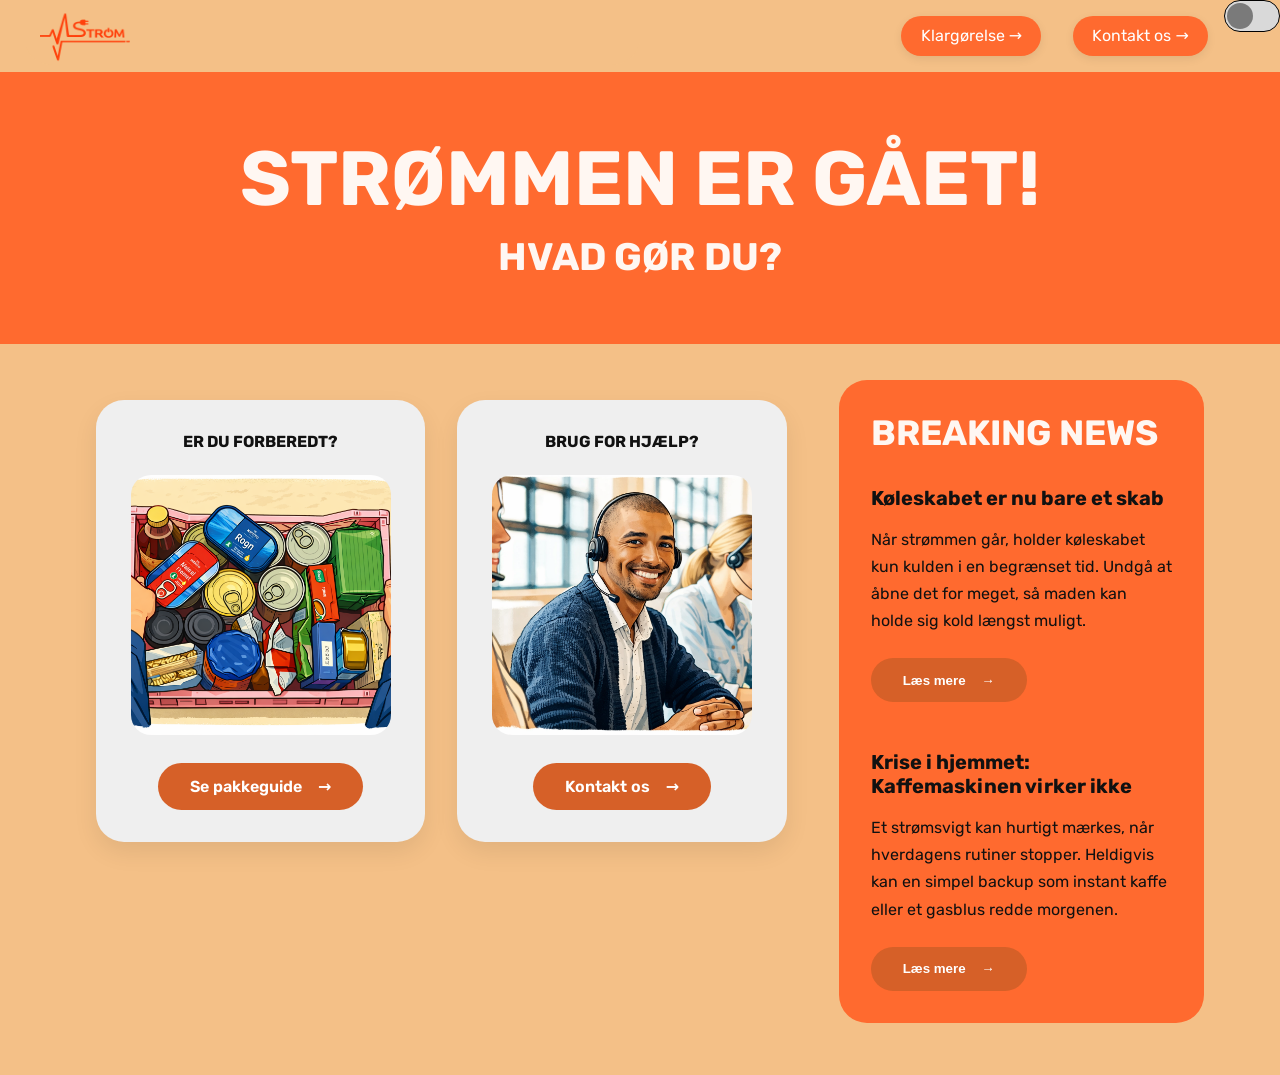
<file: index.html>
<!DOCTYPE html>
<html lang="da">

<head>
  <meta charset="UTF-8">
  <meta name="viewport" content="width=device-width, initial-scale=1.0">
  <link rel="stylesheet" href="css/custom.css">
  <link rel="stylesheet" href="css/fonts.css">
  <link rel="stylesheet" href="css/general.css">
  <link rel="stylesheet" href="css/layout.css">
  <link rel="stylesheet" href="css/burger.css">
  <link rel="stylesheet" href="css/cards.css">
  <link rel="icon" type="image/png" href="img/fav.png">
  <title>Emergency Site</title>
</head>

<body id="frontpage">
  <header>
    <nav>
      <div id="logotype-wrapper" class="logo">
        <a href="index.html">
          <img src="img/Logo.png" alt="Strøm logo">
        </a>
      </div>

      <ul class="menu">
        <li><a class="menuItem" href="infografik.html">Klargørelse</a></li>
        <li><a class="menuItem" href="information.html">Kontakt os</a></li>
      </ul>

      <button class="burger" type="button" aria-label="Åbn menu">
        <span class="line"></span>
        <span class="line"></span>
        <span class="line"></span>
      </button>
    </nav>
    <label>
      <span class="visually-hidden"></span>
      <input id="theme-toggle" type="checkbox">
    </label>
  </header>

  <main>
    <section class="hero">
      <h1>STRØMMEN ER GÅET!</h1>
      <p>HVAD GØR DU?</p>
    </section>

    <section class="frontpage-grid">
      <section class="cards-left">
        <article class="card">
          <h2>ER DU FORBEREDT?</h2>
          <img src="img/prepimages.png" alt="Nødforsyninger i en kasse">
          <a href="infografik.html" class="btn">Se pakkeguide</a>
        </article>

        <article class="card">
          <h2>BRUG FOR HJÆLP?</h2>
          <img src="img/helpimages.png" alt="Personer i kundeservice">
          <a href="information.html" class="btn">Kontakt os</a>
        </article>
      </section>

      <aside class="news-panel">
        <h2>BREAKING NEWS</h2>

        <article class="news-item">
          <h3>Køleskabet er nu bare et skab</h3>
          <p>
            Når strømmen går, holder køleskabet kun kulden i en begrænset tid.
            Undgå at åbne det for meget, så maden kan holde sig kold længst muligt.
          </p>
          <button class="btn open-popup" data-popup="popup1">Læs mere</button>
        </article>

        <article class="news-item">
          <h3>Krise i hjemmet: Kaffemaskinen virker ikke</h3>
          <p>
            Et strømsvigt kan hurtigt mærkes, når hverdagens rutiner stopper.
            Heldigvis kan en simpel backup som instant kaffe eller et gasblus redde morgenen.
          </p>
          <button class="btn open-popup" data-popup="popup2">Læs mere</button>
        </article>
      </aside>
    </section>
  </main>

  <div class="popup hidden" id="popup1">
    <div class="popup-box article-popup">
      <button class="close-popup" aria-label="Luk popup">&times;</button>

      <div class="popup-titlebar">
        <h2>Breaking: Køleskabet er nu bare et skab</h2>
      </div>

      <div class="popup-content">
        <img src="img/popup1.png" alt="Person foran åbent køleskab">

        <div class="popup-intro">
          <p>
            I det øjeblik strømmen forsvinder, sker der noget brutalt: køleskabet mister hele sin personlighed. Det
            går fra at være hjemmets kolde helt til bare at være et skab med en dyr fortid. Og selvom det kan føles
            fristende at åbne lågen hvert andet minut for at “tjekke situationen”, gør du det kun værre. Kulden
            forsvinder, maden får det sværere, og du ender i en meget personlig konflikt med en halvvarm yoghurt.
          </p>
        </div>

        <div class="popup-columns">
          <section>
            <h3>Det Store Lågeproblem</h3>
            <p>
              Det største problem under en strømafbrydelse er ikke nødvendigvis selve strømmen. Det er dig, der står og
              åbner køleskabet konstant. Hver gang døren åbnes, slipper kulden ud, og temperaturen stiger. Så lad være
              med at lave sightseeing i pålægsskuffen. Du finder ikke nye svar derinde.
            </p>
          </section>

          <section>
            <h3>Maden Begynder at Forhandle</h3>
            <p>
              Når kulden forsvinder, begynder nogle madvarer hurtigt at opføre sig mistænkeligt. Mælk, rester, kød og
              pålæg er ikke typerne, der holder hovedet koldt under pres. De mere robuste varer kan klare sig lidt
              længere, men det er stadig ikke nu, du skal begynde at stole blindt på lugte, du “tror er okay”.
            </p>
          </section>

          <section>
            <h3>Fryseren er en Kriger</h3>
            <p>
              Fryseren klarer sig som regel bedre end køleskabet, især hvis den er godt fyldt. Den holder på kulden
              længere og kæmper en stille, heroisk kamp for dine pomfritter og frostpizzaer. Men også her gælder reglen:
              lad døren være. Det her er ikke tidspunktet til at føre tilsyn med dine ærter.
            </p>
          </section>

          <section>
            <h3>Nødevakuering af Ost og Pålæg</h3>
            <p>
              Hvis strømmen er væk længe, kan du samle de vigtigste varer i en køletaske med fryseelementer. Det er i
              bund og grund en VIP-redningsaktion for de mest sarte madvarer. Ikke alt kan reddes, men nogle ting
              fortjener i det mindste et forsøg.
            </p>
          </section>

          <section>
            <h3>Når Strømmen Kommer Tilbage</h3>
            <p>
              Når strømmen endelig vender tilbage, betyder det ikke automatisk, at alt i køleskabet stadig er din ven.
              Tjek maden. Brug øjne, næse og sund fornuft. Hvis noget lugter forkert, ser trist ud eller føles som en
              dårlig beslutning, så er det sandsynligvis præcis det. En skive skinke er ikke værd at sætte hele
              fordøjelsessystemet på spil for.
            </p>
          </section>

          <section>
            <h3>Konklusion</h3>
            <p>
              Et køleskab uden strøm er bare et skab med kolde minder. Den bedste strategi er enkel: hold døren lukket,
              tænk praktisk, og accepter at ikke alle madvarer overlever krisen. Nogle helte redder familien. Andre
              redder bare smørret. Begge dele tæller.
            </p>
          </section>
        </div>
      </div>
    </div>
  </div>

  <div class="popup hidden" id="popup2">
    <div class="popup-box article-popup">
      <button class="close-popup" aria-label="Luk popup">&times;</button>

      <div class="popup-titlebar">
        <h2>Krise i hjemmet: Kaffemaskinen virker ikke</h2>
      </div>

      <div class="popup-content">
        <img src="img/popup2.png" alt="Person foran kaffemaskine">

        <div class="popup-intro">
          <p>
            Der findes små problemer i livet, og så findes der morgener uden kaffe. Når strømmen går, finder mange
            hurtigt ud af, hvor stor en del af deres identitet der åbenbart kører på elektricitet og koffein. Pludselig
            står kaffemaskinen bare der som en tavs fornærmelse, og hele køkkenet føles som et sted, man ikke længere
            kan stole på.
          </p>
        </div>

        <div class="popup-columns">
          <section>
            <h3>Benægtelse-fasen</h3>
            <p>
              Det første, mange gør, er naturligvis at trykke på knappen igen. Og igen. Og måske lidt hårdere. Som om
              kaffemaskinen pludselig får dårlig samvittighed og går i gang af ren skyldfølelse. Det gør den ikke. Den
              er død, Jim. I hvert fald indtil strømmen kommer tilbage.
            </p>
          </section>

          <section>
            <h3>Morgenen Falder Fra Hinanden</h3>
            <p>
              Det er sjældent kun kaffen, der ryger. Elkedel, toaster, mikroovn og alt det andet, der normalt holder
              sammen på voksenlivet, giver også op samtidig. Det er her, man opdager, hvor tyndt civilisationens lag
              egentlig er. Ét strømudfald, og pludselig står man og glor på en bagel uden retning i livet.
            </p>
          </section>

          <section>
            <h3>Instant Kaffe Får Sin Hævn</h3>
            <p>
              Det er nu, folk med instant kaffe begynder at ligne genier. Det, der normalt bliver set ned på som en
              trist nødløsning, bliver under en strømafbrydelse til flydende overlevelse. Har du også et gasblus, en
              termokande eller en anden måde at varme vand på, er du allerede længere fremme end resten af kvarteret.
            </p>
          </section>

          <section>
            <h3>Koffein og Konfliktniveau</h3>
            <p>
              Manglen på kaffe er ikke bare et praktisk problem. Det er et socialt problem. Uden koffein stiger risikoen
              markant for unødigt hårde svar, dramatisk sukkertrang og konflikter med køkkenskuffer, der egentlig ikke
              har gjort noget galt. En simpel backup-plan kan derfor være forskellen mellem rolig krisehåndtering og
              fuld intern nedsmeltning klokken 07:12.
            </p>
          </section>

          <section>
            <h3>Lav en Plan, Før Du Bliver Ubehagelig</h3>
            <p>
              Det smarteste er at tænke over det på forhånd. Hav noget, der kan drikkes uden strøm. Hav noget mad, der
              ikke skal varmes. Hav lys. Hav en opladet powerbank. Og vigtigst: hav en løsning, før du står der
              halvvågen og opdager, at hele din personlighed åbenbart kræver 230 volt.
            </p>
          </section>

          <section>
            <h3>Konklusion</h3>
            <p>
              Når kaffemaskinen dør, mærker man hurtigt, hvor skrøbelig hverdagen egentlig er. Men krisen behøver ikke
              blive total. Med lidt forberedelse, en nødløsning og måske en smule ydmyghed kan du komme igennem morgenen
              uden strøm, uden kaffe og uden at blive dagens største katastrofe.
            </p>
          </section>
        </div>
      </div>
    </div>
  </div>
</body>

<script src="js/burger.js"></script>
<script src="js/popup.js"></script>

</html>
</file>
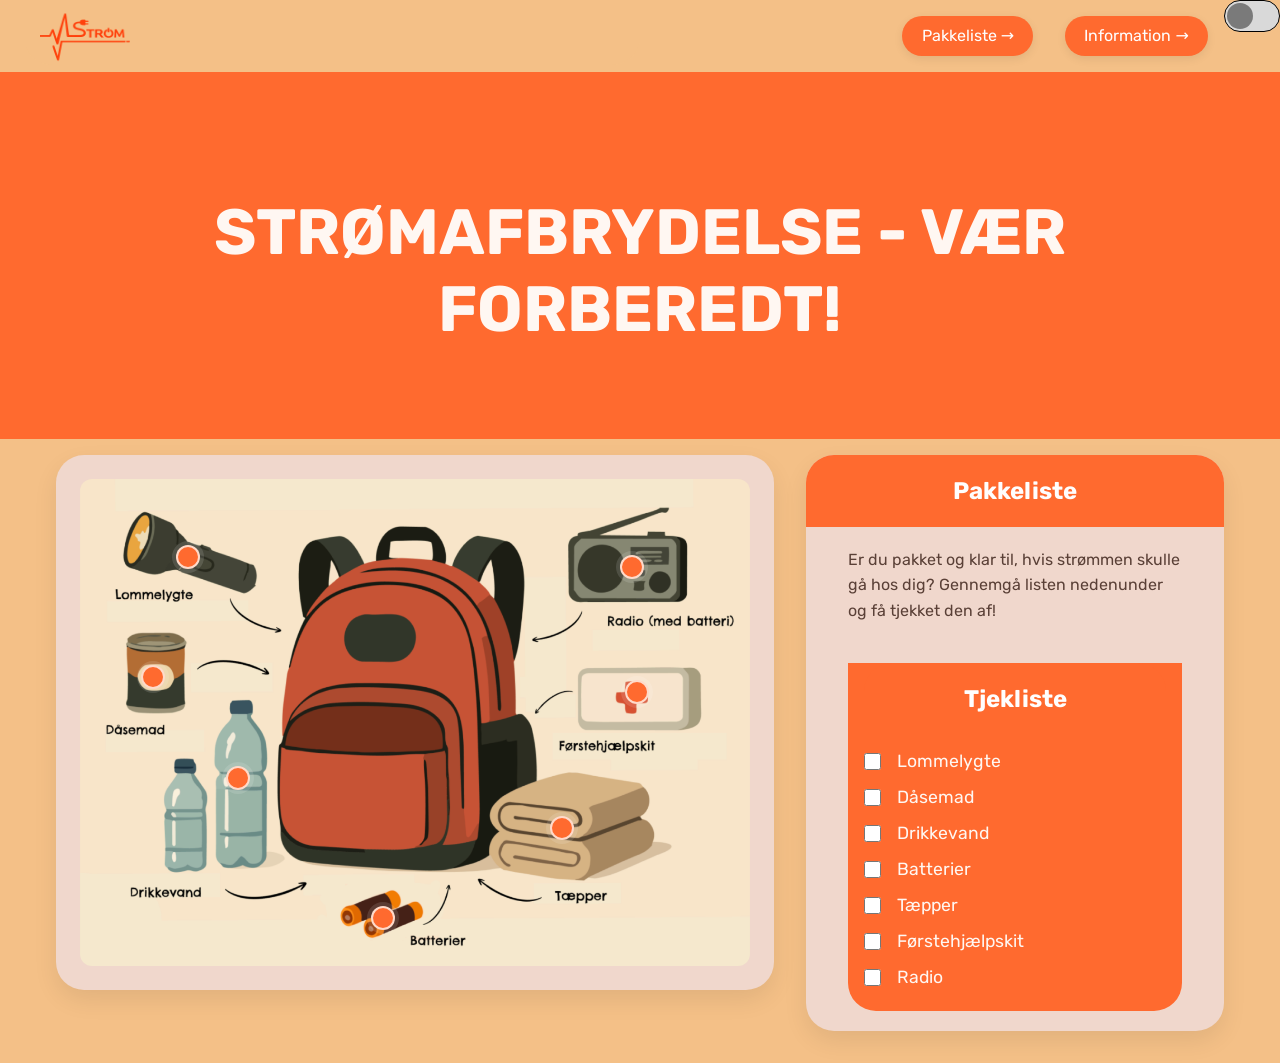
<file: infografik.html>
<!DOCTYPE html>
<html lang="da">

<head>
  <meta charset="UTF-8">
  <meta name="viewport" content="width=device-width, initial-scale=1.0">
  <link rel="stylesheet" href="css/custom.css">
  <link rel="stylesheet" href="css/fonts.css">
  <link rel="stylesheet" href="css/general.css">
  <link rel="stylesheet" href="css/layout.css">
  <link rel="stylesheet" href="css/burger.css">
  <link rel="stylesheet" href="css/cards.css">
  <link rel="stylesheet" href="css/infographic.css">
  <link rel="icon" type="image/png" href="img/fav.png">
  <title>Emergency Site</title>
</head>

<body id="instruction">
  <header>
    <nav>
      <div id="logotype-wrapper" class="logo">
        <a href="index.html">
          <img src="img/Logo.png" alt="Strøm logo">
        </a>
      </div>
      <ul class="menu">
        <li><a class="menuItem" href="infografik.html">Pakkeliste</a></li>
        <li><a class="menuItem" href="information.html">Information</a></li>
      </ul>
      <button class="burger">
        <span class="line"></span>
        <span class="line"></span>
        <span class="line"></span>
      </button>
    </nav>
    <label>
      <span class="visually-hidden"></span>
      <input id="theme-toggle" type="checkbox">
    </label>
  </header>

  <main>
    <section class="info-hero">
      <h1>STRØMAFBRYDELSE - VÆR FORBEREDT!</h1>
    </section>
    <section class="info-graphic">
      <img src="img/infografiksvg.svg" alt="infografik">
      <button class="hotspot flashlight" aria-label="Lommelygte"></button>
      <button class="hotspot radio" aria-label="Radio"></button>
      <button class="hotspot canned-food" aria-label="Dåsemad"></button>
      <button class="hotspot first-aid" aria-label="Førstehjælpskit"></button>
      <button class="hotspot water" aria-label="Drikkevand"></button>
      <button class="hotspot blankets" aria-label="Tæpper"></button>
      <button class="hotspot batteries" aria-label="Batterier"></button>
    </section>
    <section class="info-text">
      <h2>Pakkeliste</h2>
      <article>
        <p class="info-subheadline">Er du pakket og klar til, hvis strømmen skulle gå hos dig? Gennemgå listen
          nedenunder og få
          tjekket den af!</p>
      </article>
      <aside id="efficiency" class="info-box"></aside>
      <aside id="requirement" class="info-box"></aside>
      <section class="checklist">
        <h2>Tjekliste</h2>
        <form class="checklist-items">
          <label><input type="checkbox" id="lommelygte"> Lommelygte</label>
          <label><input type="checkbox" id="dåsemad"> Dåsemad</label>
          <label><input type="checkbox" id="drikkevand"> Drikkevand</label>
          <label><input type="checkbox" id="batterier"> Batterier</label>
          <label><input type="checkbox" id="tæpper"> Tæpper</label>
          <label><input type="checkbox" id="førstehjælpskit"> Førstehjælpskit</label>
          <label><input type="checkbox" id="radio"> Radio</label>
        </form>
      </section>

    </section>
  </main>

  <script src="js/main.js"></script>
  <script src="js/burger.js"></script>
</body>

</html>
</file>
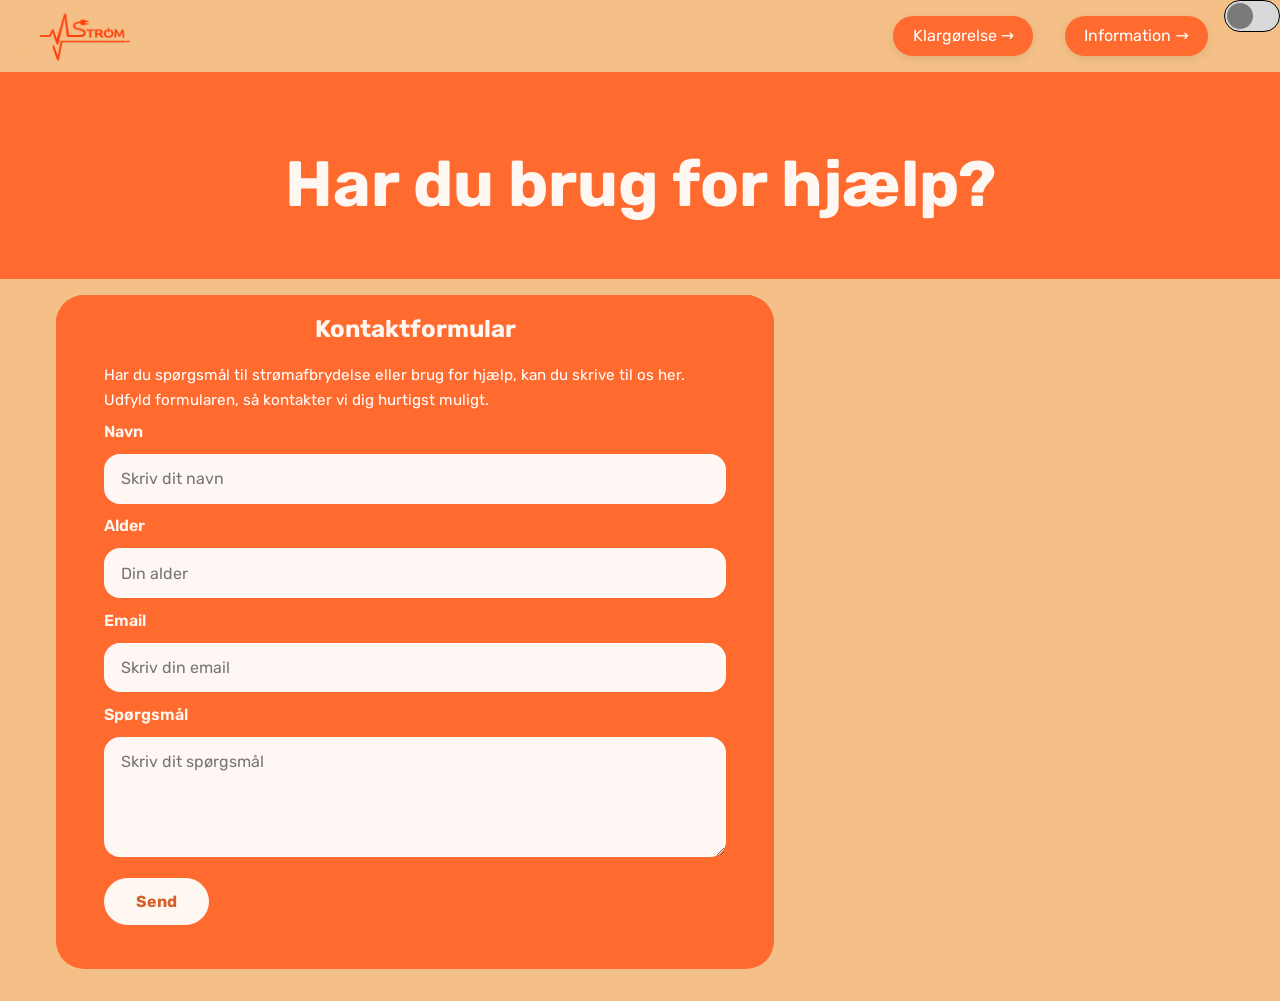
<file: information.html>
<!DOCTYPE html>
<html lang="da">

<head>
  <meta charset="UTF-8">
  <meta name="viewport" content="width=device-width, initial-scale=1.0">
  <link rel="stylesheet" href="css/custom.css">
  <link rel="stylesheet" href="css/fonts.css">
  <link rel="stylesheet" href="css/general.css">
  <link rel="stylesheet" href="css/layout.css">
  <link rel="stylesheet" href="css/burger.css">
  <link rel="stylesheet" href="css/cards.css">
  <link rel="stylesheet" href="css/forms.css">
  <link rel="icon" type="image/png" href="img/fav.png">
  <title>Emergency Site</title>
</head>

<body id="register">
  <header>
    <nav>
      <div id="logotype-wrapper" class="logo">
        <a href="index.html">
          <img src="img/Logo.png" alt="Strøm logo">
        </a>
      </div>
      <ul class="menu">
        <li><a class="menuItem" href="infografik.html">Klargørelse</a></li>
        <li><a class="menuItem" href="information.html">Information</a></li>
      </ul>
      <button class="burger">
        <span class="line"></span>
        <span class="line"></span>
        <span class="line"></span>
      </button>
    </nav>
    <label>
      <span class="visually-hidden"></span>
      <input id="theme-toggle" type="checkbox">
    </label>
  </header>

  <main>
    <section class="formularhero">
      <h1>Har du brug for hjælp?</h1>
    </section>
    <section id="form-summary">
      <h2>Kontaktformular</h2>
      <p>Har du spørgsmål til strømafbrydelse eller brug for hjælp, kan du skrive til os her. Udfyld formularen, så
        kontakter vi dig hurtigst muligt.</p>
      <article>
        <form class="contact-form">
          <label for="name">Navn</label>
          <input type="text" id="name" name="name" placeholder="Skriv dit navn">

          <label for="age">Alder</label>
          <input type="number" id="age" name="age" placeholder="Din alder">

          <label for="email">Email</label>
          <input type="email" id="email" name="email" placeholder="Skriv din email">

          <label for="message">Spørgsmål</label>
          <textarea id="message" name="message" rows="4" placeholder="Skriv dit spørgsmål"></textarea>

          <button type="submit">Send</button>
        </form>
      </article>
    </section>
  </main>
  <script src="js/burger.js"></script>
</body>

</html>
</file>
<file: css/custom.css>
:root {
  --color-bg: #f4c087;
  --color-bg-gradient: linear-gradient(to bottom, #f4c087, #f4c087);

  --color-head-bg: #f4c087;
  --color-logotype-bg: #f4c087;
  --color-text-logotype: #fff7f2;
  --font-logotype-size: 1rem;

  --color-menu-bg: #f4c087;

  --color-link-bg: #ff6a2f;
  --color-link-hover: #f8ebe4;
  --color-link-active: #d25a27;
  --border-radius-links: 999px;

  --font-h1-size: 4rem;
  --font-h2-size: 1.5rem;
  --font-h3-size: 1.15rem;

  --headline2-size: 1.5rem;
  --headline3-size: 1.15rem;
  --font-sub1-size: 1rem;

  --color-headline-bg: #b86d56;

  --color-text: #fffefe;

  --followup-text-size: 1rem;
  --margin-head-bottom: 0;
  --border-radius: 28px;

  --color-card-bg: #efefef;
  --color-card-bg-inverted: #ff6a2f;
  --color-cta-card-bg: #d66028;
  --color-cta-card-bg-inverted: #d66028;

  --font-family-sans: "Rubik", ui-sans-serif, system-ui, sans-serif;
  --font-weight-bold: 700;
  --font-weight-medium: 500;
  --font-weight-regular: 300;
  --font-weight-light: 200;

  --color-info-bg: #f0d7cc;
}

.cards-left h2 {
  color: #111111;
}
html.dark {
  --color-bg: #121212;
  --color-bg-gradient: linear-gradient(to bottom, #121212, #1a1a1a);

  --color-head-bg: #181818;
  --color-logotype-bg: #181818;
  --color-text-logotype: #f7f1eb;

  --color-menu-bg: #181818;

  --color-link-bg: #a85f3b;
  --color-link-hover: #b46b47;
  --color-link-active: #955333;

  --color-headline-bg: #9f5a38;

  --color-text: #f3eee8;
  --color-text-inverted: #fff7f2;

  --color-card-bg: #9f5a38;
  --color-card-bg-inverted: #9f5a38;
  --color-cta-card-bg: #8f5031;
  --color-cta-card-bg-inverted: #bc7a58;

  --color-info-bg: #9f5a38;
}
</file>
<file: css/fonts.css>
@font-face {
  font-family: "Rubik";
  src:
    url("../fonts/Rubik-VariableFont_wght.woff2") format("woff2-variations"),
    url("../fonts/Rubik-Regular.woff") format("woff");
  font-weight: 200 700;
  font-style: normal;
}
</file>
<file: css/general.css>
* {
  margin: 0;
  padding: 0;
  box-sizing: border-box;
}

html {
  color-scheme: light dark;
}

body {
  font-family: var(--font-family-sans);
  color: var(--color-text);
  background: var(--color-bg-gradient);
}

img {
  max-width: 100%;
  height: auto;
}

header {
  height: min-content;
  background-color: var(--color-head-bg);
}

#main-disclamer {
  height: 225px;
  background-color: var(--color-head-bg);
  display: flex;
  justify-content: flex-start;
  align-items: center;
  padding-left: 2rem;
  padding-bottom: 2%;
  margin-bottom: var(--margin-head-bottom);
}

#main-disclamer-content {
  display: flex;
  column-gap: 1rem;
}

main section {
  padding: 20px;
  border-radius: var(--border-radius);
}

h1 {
  font-size: var(--font-h1-size);
  font-weight: var(--font-weight-bold);
  margin: 5px 0;
  line-height: 1.2;
  text-align: left;
}

#instruction h1,
#register h1 {
  margin: 40px 0 10px 0;
  padding: 18px 30px;
  font-size: var(--font-h1-size);
  border-radius: var(--border-radius);
}

#instruction p,
#register p {
  grid-column: 1 / -1;
  margin-bottom: 20px;
  font-size: 1rem;
  line-height: 1.6;
  color: #5a4037;
}

.sub {
  font-size: var(--font-sub1-size);
  font-weight: var(--font-weight-light);
  color: var(--color-text-inverted);
}

h2 {
  font-size: var(--headline2-size);
}

h3 {
  font-size: var(--headline3-size);
}

main > h1 {
  width: calc(80% - 2rem);
}

.formularhero {
  grid-column: 1 / -1;
  background-color: #ff6a2f;
  width: 100vw;
  margin-left: calc(50% - 50vw);
  margin-right: calc(50% - 50vw);
  padding: 1.2rem 2rem 2rem 2rem;
  border-radius: 0;
  text-align: center;
}

.formularhero h1 {
  margin: 0;
  text-align: center;
  color: #fff7f2;
  font-size: clamp(2.5rem, 6vw, 5rem);
  line-height: 1.1;
  font-weight: 700;
}

/* NAVIGATION STRUCTURES */
header > nav {
  height: 100%;
  background-color: var(--color-menu-bg);
}

nav ul {
  list-style: none;
}

a {
  font-family: var(--font-family-sans);
}

nav a {
  text-decoration: none;
  color: var(--color-text);
}

/* Logotype */
#logotype-wrapper {
  background-color: var(--color-logotype-bg);
  display: flex;
  align-items: center;
  height: 3.6rem;
  padding: 0 1rem;
  border-radius: 0 0 var(--border-radius) var(--border-radius);
  overflow: hidden;
}

#logotype-wrapper a {
  display: flex;
  align-items: center;
  height: 100%;
}

#logotype-wrapper img,
#logotype-wrapper svg {
  height: 60px;
  width: auto;
  display: block;
}

/* Global menu */
header nav li a {
  display: inline-block;
  margin: 1rem;
  background-color: var(--color-link-bg);
  color: var(--color-text);
  font-size: var(--followup-text-size);
  padding: 0.65rem 1.2rem;
  border-radius: var(--border-radius-links);
  box-shadow: 0 3px 10px rgba(0, 0, 0, 0.08);
  transition:
    background-color 0.2s ease,
    transform 0.2s ease;
}

/* Arrow after menu text */
header > nav li > a::after {
  content: " \2192";
}

nav a:hover {
  background-color: var(--color-link-hover);
  transform: translateY(-2px);
}

nav a:active {
  background-color: var(--color-link-active);
}

nav a:focus-visible,
button:focus-visible,
input:focus-visible,
textarea:focus-visible {
  outline: 3px solid var(--color-focus);
  outline-offset: 3px;
}

.visually-hidden {
  position: absolute;
  width: 1px;
  height: 1px;
  padding: 0;
  margin: -1px;
  overflow: hidden;
  clip: rect(0 0 0 0);
  white-space: nowrap;
  border: 0;
}
</file>
<file: css/layout.css>
/* LAYOUT FOR MAIN CONTENT */
body {
  display: grid;
  grid-template-rows: auto 1fr auto;
  min-height: 100vh;
  margin: 0 auto;
}

main {
  display: grid;
  row-gap: 1rem;
  max-width: 1200px;
  width: 100%;
  margin: 0 auto;
  grid-template-rows: min-content min-content 1fr min-content;
}

main > *:not(:first-child) {
  margin: 0 1rem;
}

#instruction main {
  grid-template-rows: min-content min-content min-content 1fr min-content;
}

/* LAYOUT FOR HEADER AND FOOTER */
header {
  grid-row: 1;
  display: grid;
  grid-template-columns: 1fr minmax(300px, 1200px) 1fr;
}

header nav {
  grid-column: 2 / 3;
  display: flex;
  justify-content: space-between;
  align-items: center;
  position: relative;
}

header nav > * {
  flex: 1;
}

nav ul {
  display: flex;
  justify-content: flex-end;
  align-items: center;
}

header ul {
  height: 100%;
  width: clamp(175px, 50%, 300px);
}

/* LAYOUT FOR SECTIONS */
@media (min-width: 601px) {
  #instruction > main,
  #register > main {
    grid-template-columns: 5fr 3fr;
    grid-template-rows: auto auto 1fr auto;
    align-items: start;
  }

  .qr {
    order: 1;
  }

  h1 {
    grid-column: 1 / -1;
  }

  #instruction > main > p,
  #register > main > p {
    grid-column: 1 / -1;
  }
}
</file>
<file: css/burger.css>
.burger {
  display: none;
  width: 30px;
  min-height: 20px;
  cursor: pointer;
  background-color: transparent;
  border: 0;
  padding: 0;
}

.burger .line {
  display: block;
  width: 100%;
  height: 3px;
  background-color: var(--color-text-inverted);
  margin-bottom: 5px;
  border-radius: 999px;
  transition:
    transform 0.2s linear,
    opacity 0.15s linear;
}

.burger .line:last-child {
  margin-bottom: 0;
}

#theme-toggle {
  --h: 2rem;
  --w: 3.5rem;
  appearance: none;
  background: #d9d9d9;
  height: var(--h);
  width: var(--w);
  border: 1px solid #000;
  cursor: pointer;
  border-radius: 9999px;
  position: relative;
  transition: background-color 0.2s ease;
}

#theme-toggle::before {
  content: "";
  position: absolute;
  top: 2px;
  left: 2px;
  width: calc(var(--h) - 6px);
  height: calc(var(--h) - 6px);
  background-color: #7a7a7a;
  border-radius: 50%;
  transition:
    transform 0.3s ease,
    background-color 0.3s ease;
}

#theme-toggle:checked {
  background-color: #2b2b2b;
}

#theme-toggle:checked::before {
  background-color: #4caf50;
  transform: translateX(calc(var(--w) - var(--h)));
}

#theme-toggle:focus-visible,
.burger:focus-visible {
  outline: 3px solid var(--color-focus);
  outline-offset: 3px;
}

@media screen and (max-width: 799px) {
  .menu {
    display: none;
  }

  .logo {
    flex: 0 0 50vw;
  }

  .burger {
    display: block;
    flex: 0 0 auto;
    margin: 0 20px;
  }

  .burger.active .line:nth-child(1) {
    transform: rotate(45deg) translate(5px, 5px);
  }

  .burger.active .line:nth-child(2) {
    opacity: 0;
  }

  .burger.active .line:nth-child(3) {
    transform: rotate(-45deg) translate(5px, -5px);
  }

  nav.active .menu {
    display: block;
    background-color: var(--color-menu-bg);
    position: absolute;
    top: 3.6rem;
    right: 0;
    width: clamp(200px, 50vw, 400px);
    z-index: 10;
    opacity: 0.98;
    padding: 1rem 0;
    border-radius: 0 0 0 var(--border-radius);
    box-shadow: 0 8px 20px rgba(0, 0, 0, 0.12);
  }

  header > nav li > a::after {
    content: "";
  }

  nav.active .menu li {
    margin: 20px;
    text-align: right;
  }

  nav.active .menu a {
    display: inline-block;
    font-size: clamp(1.25rem, 6vw, 2rem);
  }
}
</file>
<file: css/cards.css>
.hero {
  background-color: #ff6a2f;
  width: 100vw;
  margin-left: calc(50% - 50vw);
  margin-right: calc(50% - 50vw);
  padding: 4rem 2rem;
  border-radius: 0;
  text-align: center;
}

.hero h1 {
  font-size: clamp(2.5rem, 6vw, 5rem);
  line-height: 1;
  margin-bottom: 1rem;
  text-align: center;
  color: #fff7f2;
}

.hero p {
  font-size: clamp(1.4rem, 3vw, 2.5rem);
  font-weight: 700;
  color: #fff7f2;
}

.frontpage-grid {
  display: grid;
  grid-template-columns: 2fr 1fr;
  gap: 2rem;
  align-items: start;
  margin: 2rem 1rem;
}

.cards-left {
  display: grid;
  grid-template-columns: repeat(2, minmax(220px, 1fr));
  gap: 2rem;
}

.card {
  background-color: var(--color-card-bg);
  border-radius: 28px;
  padding: 2rem;
  text-align: center;
  box-shadow: 0 10px 25px rgba(0, 0, 0, 0.08);
}

.card h2 {
  font-size: 1rem;
  font-weight: 700;
  margin-bottom: 1.5rem;
}

.card img {
  width: 100%;
  max-width: 260px;
  aspect-ratio: 1 / 1;
  object-fit: cover;
  border-radius: 20px;
  margin-bottom: 1.5rem;
}

.news-panel {
  background-color: #ff6a2f;
  border-radius: 28px;
  padding: 2rem;
  color: #111;
}

.news-panel h2 {
  color: #fff7f2;
  font-size: 2.2rem;
  margin-bottom: 2rem;
}

.news-item + .news-item {
  margin-top: 3rem;
}

.news-item h3 {
  font-size: 1.25rem;
  margin-bottom: 1rem;
}

.news-item p {
  line-height: 1.7;
  margin-bottom: 1.5rem;
}

.btn {
  display: inline-block;
  background-color: #d66028;
  color: #fff;
  text-decoration: none;
  padding: 0.9rem 2rem;
  border-radius: 999px;
  font-weight: 600;
  border: 0;
  cursor: pointer;
  transition:
    transform 0.2s ease,
    background-color 0.2s ease;
}

.btn:hover {
  transform: translateY(-1px);
}

.btn:focus-visible {
  outline: 3px solid var(--color-focus);
  outline-offset: 3px;
}

.btn::after {
  content: " →";
  margin-left: 0.75rem;
}

@media (max-width: 900px) {
  .frontpage-grid {
    grid-template-columns: 1fr;
  }

  .cards-left {
    grid-template-columns: 1fr;
  }
}

.popup {
  position: fixed;
  inset: 0;
  background: rgba(40, 28, 20, 0.45);
  display: flex;
  justify-content: center;
  align-items: center;
  padding: 2rem;
  z-index: 9999;
}

.hidden {
  display: none;
}

.popup-box.article-popup {
  background: #f3f0ea;
  color: #1f1f1f;
  width: min(92vw, 860px);
  max-height: 90vh;
  overflow-y: auto;
  border-radius: 26px;
  padding: 0;
  position: relative;
  box-shadow: 0 24px 60px rgba(0, 0, 0, 0.28);
}

.popup-titlebar {
  background: #ff6a2f;
  color: #fff7f2;
  padding: 1rem 1.25rem;
  margin: 1rem 3rem 0 1rem;
}

.popup-titlebar h2 {
  margin: 0;
  font-size: clamp(1.4rem, 2.5vw, 2.2rem);
  line-height: 1.1;
  font-weight: 700;
}

.close-popup {
  position: absolute;
  top: 0.7rem;
  right: 1rem;
  border: none;
  background: transparent;
  font-size: 2rem;
  line-height: 1;
  cursor: pointer;
  color: #ff6a2f;
  font-weight: 700;
}

.popup-content {
  padding: 1rem 1.5rem 1.75rem;
}

.popup-content img {
  width: 100%;
  max-width: 320px;
  height: auto;
  display: block;
  float: left;
  margin: 0 1.5rem 1rem 0;
}

.popup-intro p {
  margin: 0 0 1.25rem 0;
  line-height: 1.7;
  font-size: 1rem;
}

.popup-columns {
  display: grid;
  grid-template-columns: repeat(2, minmax(0, 1fr));
  gap: 1.25rem 1.5rem;
  clear: both;
}

.popup-columns section h3 {
  margin: 0 0 0.45rem 0;
  font-size: 1rem;
  font-weight: 700;
}

.popup-columns section p {
  margin: 0;
  line-height: 1.65;
  font-size: 0.95rem;
}

@media (max-width: 700px) {
  .popup-box.article-popup {
    width: 95vw;
    max-height: 92vh;
  }

  .popup-titlebar {
    margin-right: 3.5rem;
  }

  .popup-content img {
    float: none;
    max-width: 100%;
    margin: 0 0 1rem 0;
  }

  .popup-columns {
    grid-template-columns: 1fr;
  }
}
</file>
<file: css/infographic.css>
#head-txt {
  fill: rgb(54, 54, 54);
}

main h1 {
  background-color: #ff6a2f;
  padding: 4rem 2rem;
  text-align: center;
  width: 100%;
}

.info-hero {
  grid-column: 1 / -1;
  background-color: #ff6a2f;
  border-radius: 0;
  width: 100vw;
  margin-left: calc(50% - 50vw);
  margin-right: calc(50% - 50vw);
  padding: 4rem 2rem;
  text-align: center;
  box-shadow: none;
}

.info-hero h1 {
  margin: 0;
  padding: 0;
  background: none;
  border-radius: 0;
  box-shadow: none;
  color: #fff7f2;
  text-align: center;
  font-size: clamp(2rem, 5vw, 4rem);
}

.info-graphic,
.info-text {
  background-color: var(--color-info-bg);
}

.info-graphic {
  border-radius: var(--border-radius);
  margin: 40px auto 30px auto;
  position: relative;
  width: fit-content;
  padding: 24px;
  box-shadow: 0 10px 25px rgba(0, 0, 0, 0.08);
}

.info-graphic img {
  display: block;
  max-width: 100%;
  height: auto;
  border-radius: 12px;
}

.hotspot {
  position: absolute;
  width: 24px;
  height: 24px;
  border-radius: 50%;
  border: 2px solid rgba(255, 247, 242, 0.8);
  background-color: #ff6a2f;
  cursor: pointer;
  box-shadow: 0 0 0 4px rgba(255, 255, 255, 0.12);
  transition:
    transform 0.2s ease,
    box-shadow 0.2s ease,
    background-color 0.2s ease;
}

.flashlight {
  top: 90px;
  left: 120px;
}

.radio {
  top: 100px;
  right: 130px;
}

.canned-food {
  top: 210px;
  left: 85px;
}

.first-aid {
  top: 225px;
  right: 125px;
}

.water {
  bottom: 200px;
  left: 170px;
}

.blankets {
  bottom: 150px;
  right: 200px;
}

.batteries {
  bottom: 60px;
  left: 315px;
}

.hotspot:hover,
.hotspot:focus-visible {
  transform: scale(1.15);
  background-color: #ff6a2f;
  box-shadow: 0 0 0 8px rgba(255, 230, 160, 0.45);
}

.info-text {
  border-radius: var(--border-radius);
  padding: 0 0 20px 0;
  box-shadow: 0 10px 25px rgba(0, 0, 0, 0.08);
}

.info-text h2 {
  line-height: 3rem;
  text-align: center;
  color: var(--color-text-inverted);
  margin-bottom: 1.2rem;
  padding: 12px 20px;
  border-radius: var(--border-radius) var(--border-radius) 0 0;
  background-color: #ff6a2f;
}

.info-text h3 {
  font-size: 0.9rem;
  line-height: 1rem;
  font-weight: 600;
  margin: 0;
  padding: 0;
}

.info-text > *:not(:first-child) {
  margin: 0 clamp(1rem, 10%, 3rem);
}

.info-text p {
  font-size: 0.95rem;
  line-height: 1.8;
}

.info-box {
  border-radius: 16px;
  margin-bottom: 30px;
  padding-bottom: 10px;
  line-height: 1.8;
}

.info-box,
#efficiency,
#requirement {
  color: #111;
}

.checklist {
  background-color: #ff6a2f;
  margin-top: 0;
  padding: 0 1rem 1.5rem;
  border-radius: 0 0 var(--border-radius) var(--border-radius);
}

.checklist h2 {
  margin-bottom: 1rem;
  background-color: #ff6a2f;
}

.checklist-items {
  display: grid;
  gap: 1rem;
}

.checklist label {
  display: flex;
  align-items: center;
  font-size: 1.1rem;
  gap: 1rem;
  color: #fff7f2;
}

.checklist input[type="checkbox"] {
  width: 1.1rem;
  height: 1.1rem;
}
</file>
<file: css/forms.css>
#webform {
  background-color: var(--color-bg);
}

#form-summary {
  background-color: #ff6a2f;
  padding: 0 0 1.5rem;
  border-radius: var(--border-radius);
  color: #fff;
}

#form-summary h2 {
  line-height: 3rem;
  text-align: center;
  background-color: #ff6a2f;
  color: #fff7f2;
  padding: 10px 20px;
  border-radius: var(--border-radius) var(--border-radius) 0 0;
}

#form-summary > *:not(:first-child) {
  margin: 0 clamp(1rem, 10%, 3rem);
}

#form-summary p {
  font-size: 0.95rem;
  line-height: 1.6;
  margin: 1rem 0 1.2rem;
  color: #fff;
}

.contact-form {
  margin-top: 10px;
  display: grid;
  gap: 0.8rem;
  margin-bottom: 20px;
}

.contact-form label {
  font-weight: 600;
  color: #fff7f2;
}

.contact-form input,
.contact-form textarea {
  width: 100%;
  border: 1px solid rgba(255, 255, 255, 0.55);
  border-radius: 16px;
  padding: 0.9rem 1rem;
  font: inherit;
  background-color: rgba(255, 255, 255, 0.95);
  color: #111;
}

.contact-form textarea {
  resize: vertical;
  min-height: 120px;
}

.contact-form input:focus-visible,
.contact-form textarea:focus-visible,
.contact-form button:focus-visible {
  outline: 3px solid var(--color-focus);
  outline-offset: 3px;
}

.contact-form button {
  margin-top: 0.5rem;
  justify-self: start;
  padding: 0.9rem 2rem;
  border: 0;
  border-radius: 999px;
  font: inherit;
  font-weight: 700;
  cursor: pointer;
  background-color: #fff7f2;
  color: #d66028;
  transition:
    transform 0.2s ease,
    opacity 0.2s ease;
}

.contact-form button:hover {
  transform: translateY(-1px);
  opacity: 0.95;
}
</file>
